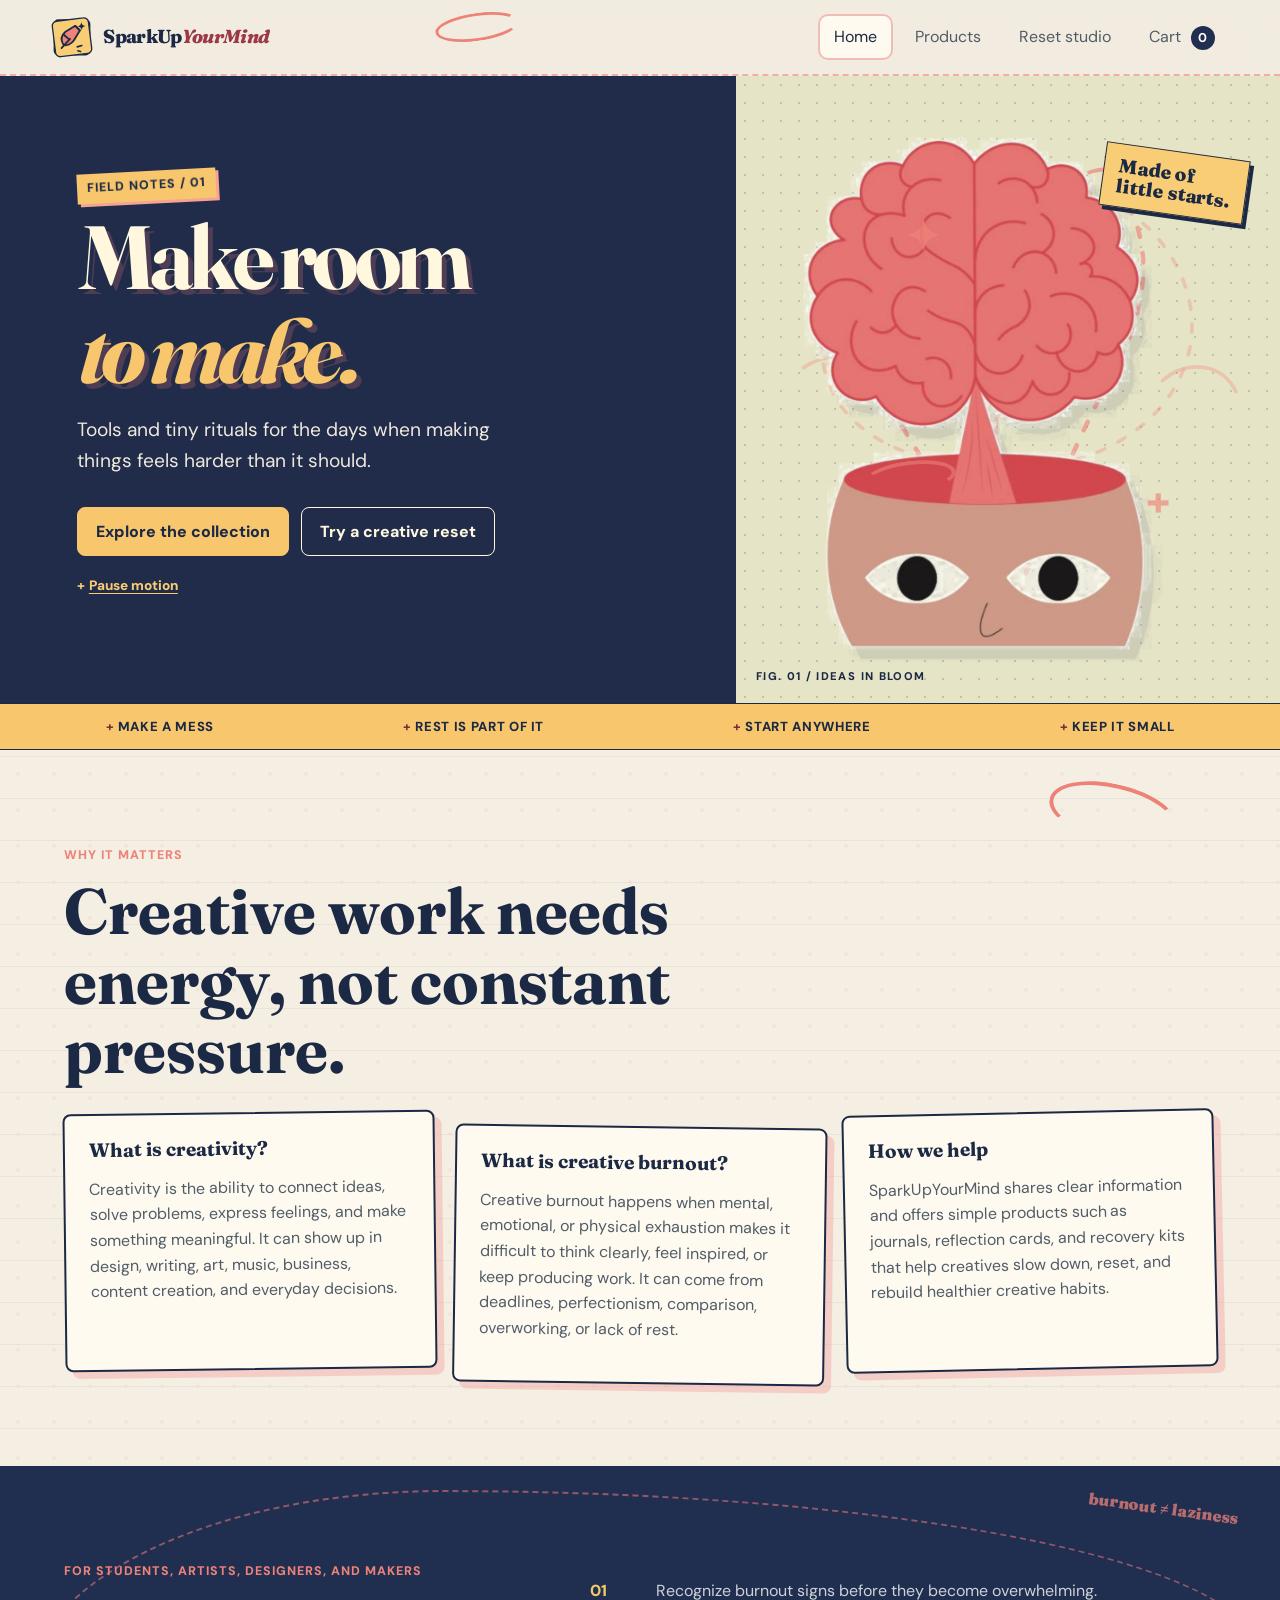
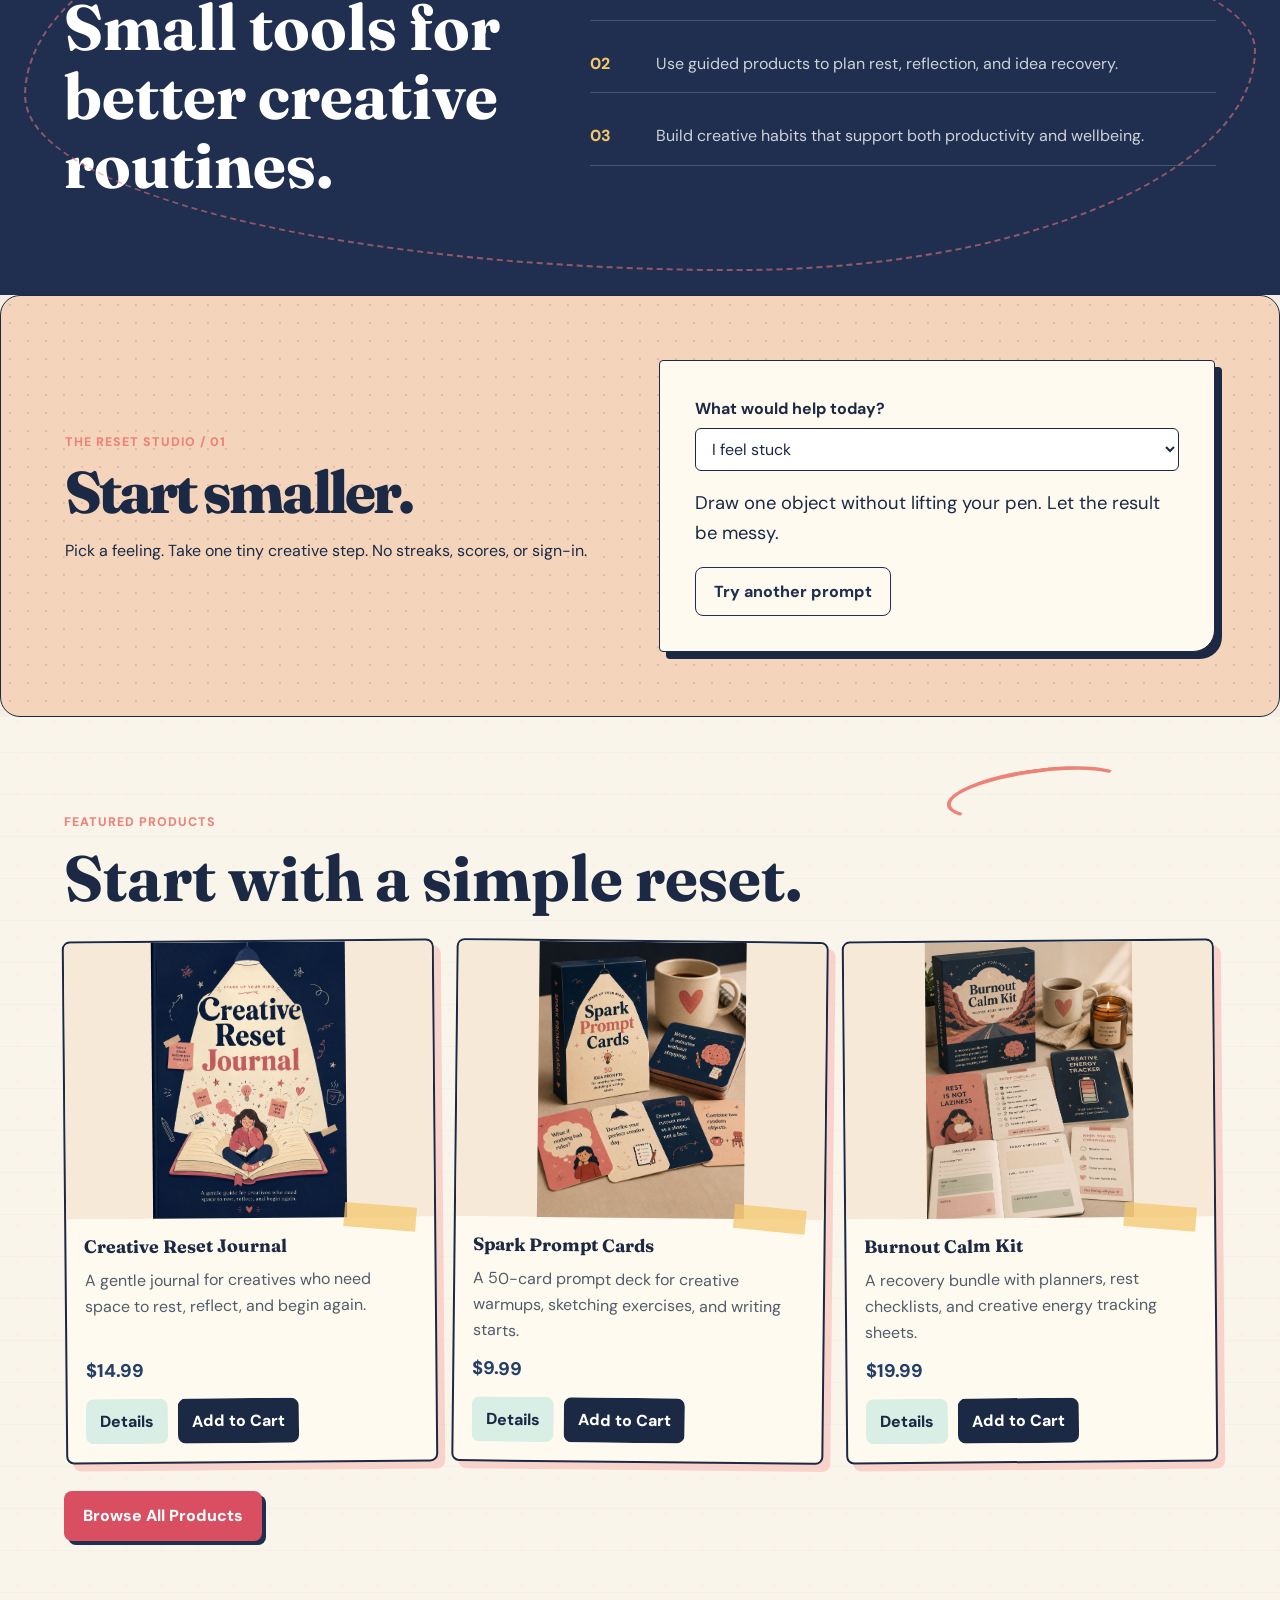
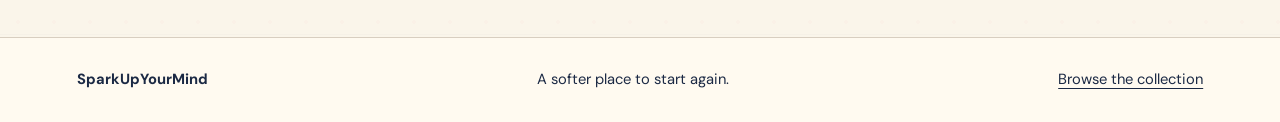
<file: index.html>
<!DOCTYPE html>
<html lang="en">
<head>
  <meta charset="UTF-8">
  <meta name="viewport" content="width=device-width, initial-scale=1.0">
  <title>SparkUpYourMind | Creative Burnout Support</title>
  <link rel="preconnect" href="https://fonts.googleapis.com">
  <link rel="preconnect" href="https://fonts.gstatic.com" crossorigin>
  <link href="https://fonts.googleapis.com/css2?family=DM+Sans:wght@400;500;600;700;800&family=Fraunces:wght@700;800;900&display=swap" rel="stylesheet">
  <meta name="description" content="A softer place to start again: creative reset exercises, journals, prompts, and tools.">
  <link rel="stylesheet" href="styles.css">
  <link rel="icon" href="assets/spark-mark.svg" type="image/svg+xml">
  <link rel="stylesheet" href="studio.css?v=field-notes-2">
</head>
<body>
  <a class="skip-link" href="#main">Skip to content</a>
  <header class="site-header">
    <a class="brand" href="index.html" aria-label="SparkUpYourMind home">
      <img class="spark-mark" src="assets/spark-mark.svg" width="42" height="42" alt="">
      <span class="spark-wordmark">SparkUp<i>YourMind</i></span>
    </a>
    <div class="header-doodles" aria-hidden="true">
      <span class="doodle-loop"></span>
      <span class="doodle-star">+</span>
      <span class="doodle-note">idea?</span>
    </div>

    <button class="menu-toggle" type="button" aria-label="Toggle menu" aria-expanded="false" aria-controls="primary-nav">
      <span></span>
      <span></span>
      <span></span>
    </button>

    <nav class="primary-nav" id="primary-nav" aria-label="Main navigation">
      <a href="index.html" class="active">Home</a>
      <a href="products.html">Products</a>
      <a href="index.html#reset">Reset studio</a>
      <button class="cart-pill" type="button" data-cart-open>
        Cart <span data-cart-count>0</span>
      </button>
    </nav>
  </header>

  <main id="main">
    <section class="hero">
      <div class="hero-media creative-mind" aria-hidden="true">
        <svg class="hero-doodle-field" viewBox="0 0 680 680" aria-hidden="true">
          <path class="thought-path main" d="M340 570 C320 492, 318 402, 338 310 C358 214, 338 150, 286 100" />
          <path class="thought-path" d="M350 566 C380 482, 410 402, 452 326 C498 244, 500 166, 452 112" />
          <path class="thought-path" d="M322 562 C284 478, 246 410, 202 344 C152 270, 152 188, 206 126" />
          <path class="orbit orbit-one" d="M158 212 C210 98, 430 74, 510 184 C592 296, 498 430, 334 426 C176 422, 98 338, 158 212" />
          <path class="orbit orbit-two" d="M222 156 C284 108, 396 106, 462 162" />
          <path class="small-spark" d="M118 316 C144 298, 174 302, 186 328" />
          <path class="small-spark" d="M508 330 C536 306, 574 312, 588 342" />
        </svg>
        <img class="mind-reference" src="assets/creative-mind-drawing-transparent@2x.png" alt="">
        <span class="scribble scribble-one"></span>
        <span class="scribble scribble-two"></span>
        <span class="burst burst-one">✦</span>
        <span class="burst burst-two">+</span>
        <span class="sketch-caption">Fig. 01 / ideas in bloom</span>
        <span class="sketch-sticker">Made of<br>little starts.</span>
      </div>
      <div class="hero-content">
        <p class="eyebrow hero-stamp">Field notes / 01</p>
        <h1><span class="title-line"><span>Make room</span></span> <em class="title-line"><span>to make.</span></em></h1>
        <p>
          Tools and tiny rituals for the days when making things feels harder than it should.
        </p>
        <div class="hero-actions">
          <a class="button button-primary" href="products.html">Explore the collection</a>
          <a class="button button-secondary" href="#reset">Try a creative reset</a>
        </div>
        <button type="button" class="motion-control" data-motion-toggle hidden>Play motion</button>
      </div>
    </section>

    <div class="studio-strip">
      <div class="strip-window">
        <div class="strip-track">
          <div class="strip-copy"><span>Make a mess</span><span>Rest is part of it</span><span>Start anywhere</span><span>Keep it small</span></div>
          <div class="strip-copy" aria-hidden="true"><span>Make a mess</span><span>Rest is part of it</span><span>Start anywhere</span><span>Keep it small</span></div>
        </div>
      </div>
    </div>

    <section class="section intro-section" id="burnout">
      <span class="section-scribble" aria-hidden="true"></span>
      <div class="section-heading">
        <p class="eyebrow">Why it matters</p>
        <h2>Creative work needs energy, not constant pressure.</h2>
      </div>
      <div class="intro-grid">
        <article>
          <h3>What is creativity?</h3>
          <p>
            Creativity is the ability to connect ideas, solve problems, express feelings, and
            make something meaningful. It can show up in design, writing, art, music, business,
            content creation, and everyday decisions.
          </p>
        </article>
        <article>
          <h3>What is creative burnout?</h3>
          <p>
            Creative burnout happens when mental, emotional, or physical exhaustion makes it
            difficult to think clearly, feel inspired, or keep producing work. It can come from
            deadlines, perfectionism, comparison, overworking, or lack of rest.
          </p>
        </article>
        <article>
          <h3>How we help</h3>
          <p>
            SparkUpYourMind shares clear information and offers simple products such as journals,
            reflection cards, and recovery kits that help creatives slow down, reset, and rebuild
            healthier creative habits.
          </p>
        </article>
      </div>
    </section>

    <section class="section support-band">
      <span class="corner-doodle" aria-hidden="true">burnout ≠ laziness</span>
      <div>
        <p class="eyebrow">For students, artists, designers, and makers</p>
        <h2>Small tools for better creative routines.</h2>
      </div>
      <div class="support-list">
        <div>
          <span>01</span>
          <p>Recognize burnout signs before they become overwhelming.</p>
        </div>
        <div>
          <span>02</span>
          <p>Use guided products to plan rest, reflection, and idea recovery.</p>
        </div>
        <div>
          <span>03</span>
          <p>Build creative habits that support both productivity and wellbeing.</p>
        </div>
      </div>
    </section>

    <section class="section reset-studio" id="reset" aria-labelledby="reset-title">
      <div><p class="eyebrow">The reset studio / 01</p><h2 id="reset-title">Start smaller.</h2><p>Pick a feeling. Take one tiny creative step. No streaks, scores, or sign-in.</p></div>
      <div class="reset-note"><label for="reset-mode">What would help today?</label><select id="reset-mode"><option value="stuck">I feel stuck</option><option value="tired">I feel drained</option><option value="scattered">I feel scattered</option></select><p id="reset-prompt" aria-live="polite"></p><button type="button" class="button button-secondary" data-next-prompt>Try another prompt</button></div>
    </section>

    <section class="section preview-products">
      <span class="loose-line" aria-hidden="true"></span>
      <div class="section-heading">
        <p class="eyebrow">Featured products</p>
        <h2>Start with a simple reset.</h2>
      </div>
      <div class="featured-products" data-featured-products></div>
      <a class="button button-primary center-button" href="products.html">Browse All Products</a>
    </section>
  </main>

  <dialog class="product-dialog" data-product-dialog aria-labelledby="product-title">
    <button type="button" class="icon-button dialog-close" data-dialog-close aria-label="Close product details">x</button>
    <div class="dialog-content" data-dialog-content></div>
  </dialog>

  <dialog class="cart-drawer" data-cart-drawer aria-labelledby="cart-title">
    <div class="cart-panel">
      <div class="cart-header">
        <h2 id="cart-title">Your cart</h2>
        <button type="button" class="icon-button" data-cart-close aria-label="Close cart">x</button>
      </div>
      <div class="cart-items" data-cart-items></div>
      <div class="cart-footer">
        <div class="cart-total">
          <span>Total</span>
          <strong data-cart-total>$0.00</strong>
        </div>
        <button class="button button-primary full-width" type="button" data-checkout>Preview checkout</button>
        <p role="status" data-checkout-status>This is a demo store. No payment is collected.</p>
      </div>
    </div>
  </dialog>

  <footer class="site-footer"><strong>SparkUpYourMind</strong><span>A softer place to start again.</span><a href="products.html">Browse the collection</a></footer>
  <script src="script.js?v=field-notes-2" defer></script>
</body>
</html>
</file>
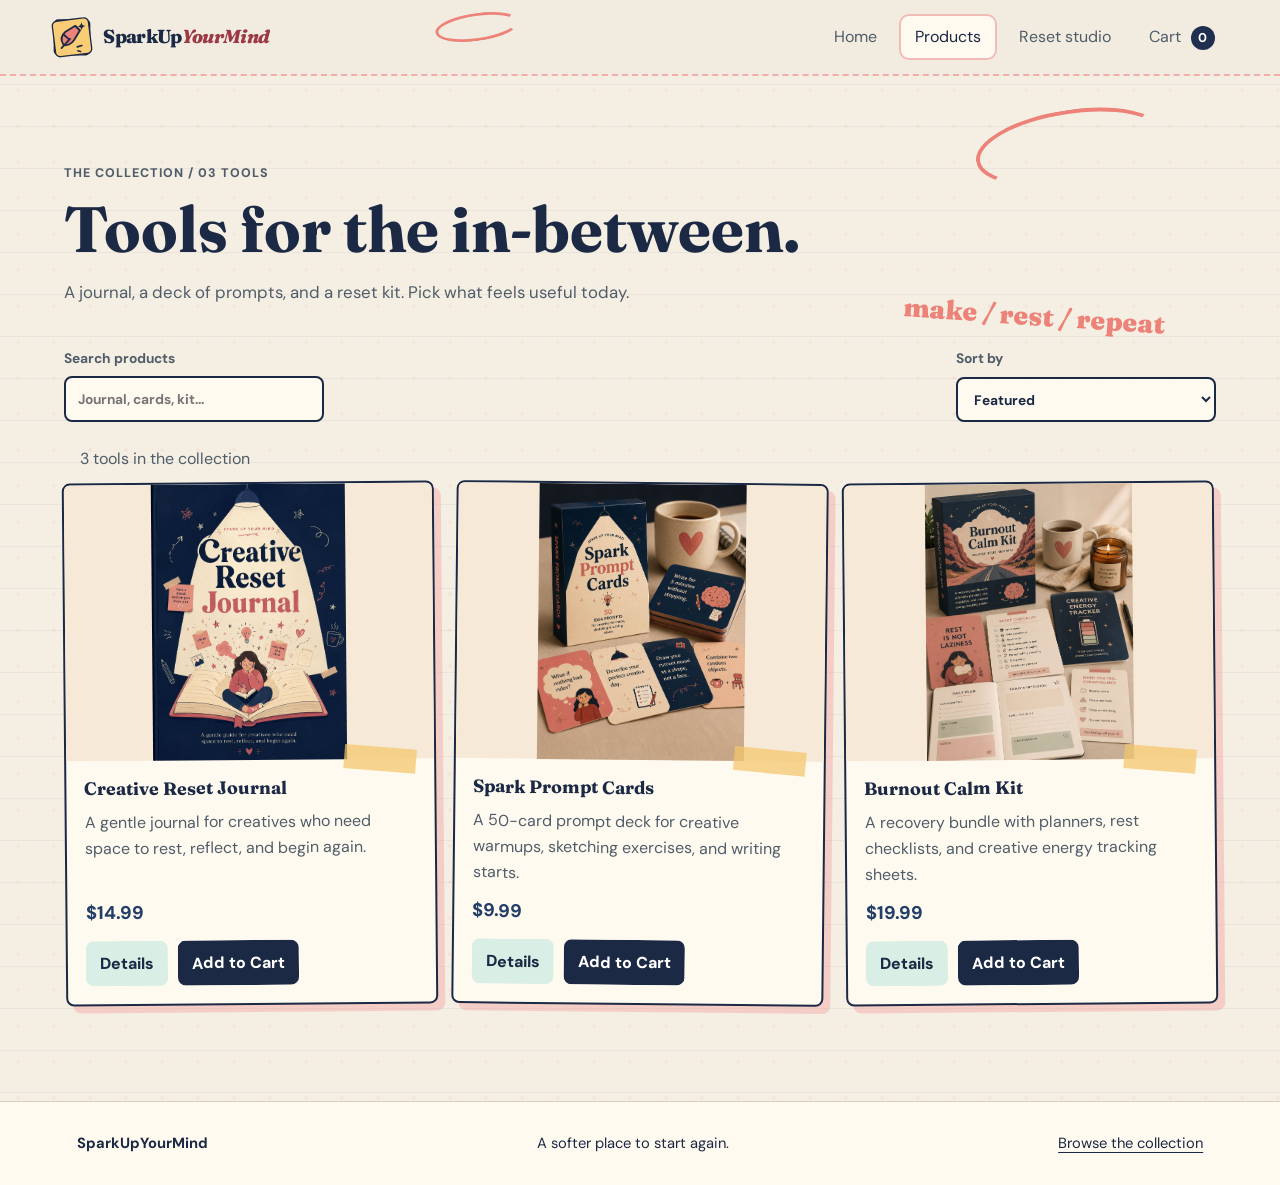
<file: products.html>
<!DOCTYPE html>
<html lang="en">
<head>
  <meta charset="UTF-8">
  <meta name="viewport" content="width=device-width, initial-scale=1.0">
  <title>Products | SparkUpYourMind</title>
  <link rel="preconnect" href="https://fonts.googleapis.com">
  <link rel="preconnect" href="https://fonts.gstatic.com" crossorigin>
  <link href="https://fonts.googleapis.com/css2?family=DM+Sans:wght@400;500;600;700;800&family=Fraunces:wght@700;800;900&display=swap" rel="stylesheet">
  <meta name="description" content="A softer place to start again: creative reset exercises, journals, prompts, and tools.">
  <link rel="stylesheet" href="styles.css">
  <link rel="icon" href="assets/spark-mark.svg" type="image/svg+xml">
  <link rel="stylesheet" href="studio.css?v=field-notes-2">
</head>
<body>
  <a class="skip-link" href="#main">Skip to content</a>
  <header class="site-header">
    <a class="brand" href="index.html" aria-label="SparkUpYourMind home">
      <img class="spark-mark" src="assets/spark-mark.svg" width="42" height="42" alt="">
      <span class="spark-wordmark">SparkUp<i>YourMind</i></span>
    </a>
    <div class="header-doodles" aria-hidden="true">
      <span class="doodle-loop"></span>
      <span class="doodle-star">+</span>
      <span class="doodle-note">idea?</span>
    </div>

    <button class="menu-toggle" type="button" aria-label="Toggle menu" aria-expanded="false" aria-controls="primary-nav">
      <span></span>
      <span></span>
      <span></span>
    </button>

    <nav class="primary-nav" id="primary-nav" aria-label="Main navigation">
      <a href="index.html">Home</a>
      <a href="products.html" class="active">Products</a>
      <a href="index.html#reset">Reset studio</a>
      <button class="cart-pill" type="button" data-cart-open>
        Cart <span data-cart-count>0</span>
      </button>
    </nav>
  </header>

  <main id="main">
    <section class="page-title shop-title">
      <span class="page-doodle page-doodle-one" aria-hidden="true"></span>
      <span class="page-doodle page-doodle-two" aria-hidden="true">make / rest / repeat</span>
      <p class="eyebrow">The collection / 03 tools</p>
      <h1>Tools for the in-between.</h1>
      <p>
        A journal, a deck of prompts, and a reset kit. Pick what feels useful today.
      </p>
    </section>

    <section class="product-toolbar" aria-label="Product filters">
      <label>
        Search products
        <input type="search" data-product-search placeholder="Journal, cards, kit...">
      </label>
      <label>
        Sort by
        <select data-product-sort>
          <option value="featured">Featured</option>
          <option value="price-low">Price: Low to High</option>
          <option value="price-high">Price: High to Low</option>
          <option value="name">Name</option>
        </select>
      </label>
    </section>

    <p class="results-count" data-results-count role="status"></p>
    <section class="products-grid" data-products-grid></section>
  </main>

  <dialog class="product-dialog" data-product-dialog aria-labelledby="product-title">
    <button type="button" class="icon-button dialog-close" data-dialog-close aria-label="Close product details">x</button>
    <div class="dialog-content" data-dialog-content></div>
  </dialog>

  <dialog class="cart-drawer" data-cart-drawer aria-labelledby="cart-title">
    <div class="cart-panel">
      <div class="cart-header">
        <h2 id="cart-title">Your cart</h2>
        <button type="button" class="icon-button" data-cart-close aria-label="Close cart">x</button>
      </div>
      <div class="cart-items" data-cart-items></div>
      <div class="cart-footer">
        <div class="cart-total">
          <span>Total</span>
          <strong data-cart-total>$0.00</strong>
        </div>
        <button class="button button-primary full-width" type="button" data-checkout>Preview checkout</button>
        <p role="status" data-checkout-status>This is a demo store. No payment is collected.</p>
      </div>
    </div>
  </dialog>

  <footer class="site-footer"><strong>SparkUpYourMind</strong><span>A softer place to start again.</span><a href="products.html">Browse the collection</a></footer>
  <script src="script.js?v=field-notes-2" defer></script>
</body>
</html>
</file>
<file: styles.css>
:root {
  --ink: #182022;
  --muted: #64706d;
  --line: #d8cec0;
  --surface: #ffffff;
  --soft: #f1ece0;
  --paper: #fffaf0;
  --mint: #d9eee4;
  --coral: #f37b7c;
  --coral-dark: #d94f61;
  --teal: #183768;
  --navy: #202f50;
  --gold: #f3c76b;
  --shadow: 0 20px 45px rgba(24, 32, 34, 0.14);
}

* {
  box-sizing: border-box;
}

html {
  scroll-behavior: smooth;
}

body {
  margin: 0;
  color: var(--ink);
  background: var(--soft);
  font-family: Inter, Arial, sans-serif;
  line-height: 1.6;
  background-image:
    radial-gradient(circle at 18px 18px, rgba(243, 123, 124, 0.08) 2px, transparent 2px),
    linear-gradient(rgba(32, 47, 80, 0.05) 1px, transparent 1px);
  background-size: 36px 36px, 100% 42px;
}

img {
  display: block;
  max-width: 100%;
}

a {
  color: inherit;
  text-decoration: none;
}

button,
input,
select {
  font: inherit;
}

.site-header {
  position: sticky;
  top: 0;
  z-index: 20;
  display: flex;
  align-items: center;
  justify-content: space-between;
  gap: 24px;
  padding: 16px clamp(18px, 4vw, 56px);
  background: rgba(241, 236, 224, 0.92);
  border-bottom: 2px dashed rgba(243, 123, 124, 0.55);
  backdrop-filter: blur(18px);
}

.site-header::after {
  position: absolute;
  right: clamp(18px, 14vw, 220px);
  bottom: -10px;
  width: 170px;
  height: 18px;
  content: "";
  border-bottom: 3px solid var(--coral);
  border-radius: 50%;
  transform: rotate(-2deg);
}

.brand {
  display: inline-flex;
  align-items: center;
  gap: 10px;
  font-weight: 800;
  letter-spacing: 0;
  position: relative;
  z-index: 2;
}

.brand-mark {
  display: grid;
  width: 36px;
  height: 36px;
  place-items: center;
  color: #fff;
  background: var(--coral);
  border-radius: 8px;
  box-shadow: 4px 4px 0 var(--navy);
  transform: rotate(-5deg);
}

.header-doodles {
  position: absolute;
  inset: 0;
  pointer-events: none;
  overflow: hidden;
}

.doodle-loop {
  position: absolute;
  top: 13px;
  left: clamp(230px, 34vw, 520px);
  width: 84px;
  height: 28px;
  border: 3px solid var(--coral);
  border-right-color: transparent;
  border-radius: 50%;
  transform: rotate(-8deg);
}

.doodle-star,
.doodle-note {
  position: absolute;
  color: var(--coral);
  font-weight: 900;
}

.doodle-star {
  top: 13px;
  right: clamp(140px, 24vw, 360px);
  font-size: 1.7rem;
  transform: rotate(18deg);
}

.doodle-note {
  right: clamp(120px, 18vw, 270px);
  bottom: 4px;
  font-size: 0.82rem;
  transform: rotate(-7deg);
}

.primary-nav {
  display: flex;
  align-items: center;
  gap: 10px;
  position: relative;
  z-index: 2;
}

.primary-nav a,
.cart-pill {
  min-height: 40px;
  padding: 8px 14px;
  color: var(--muted);
  background: transparent;
  border: 0;
  border-radius: 8px;
  cursor: pointer;
}

.primary-nav a:hover,
.primary-nav a.active,
.cart-pill:hover {
  color: var(--ink);
  background: var(--paper);
  outline: 2px solid rgba(243, 123, 124, 0.42);
}

.cart-pill span {
  display: inline-grid;
  min-width: 24px;
  height: 24px;
  margin-left: 6px;
  place-items: center;
  color: #fff;
  background: var(--navy);
  border-radius: 999px;
  font-size: 0.8rem;
  font-weight: 700;
}

.menu-toggle {
  display: none;
  width: 42px;
  height: 42px;
  padding: 9px;
  background: var(--surface);
  border: 1px solid var(--line);
  border-radius: 8px;
}

.menu-toggle span {
  display: block;
  height: 2px;
  margin: 5px 0;
  background: var(--ink);
}

.hero {
  position: relative;
  min-height: min(680px, calc(100vh - 72px));
  display: grid;
  grid-template-columns: minmax(0, 0.95fr) minmax(340px, 1.05fr);
  align-items: end;
  overflow: hidden;
  background: var(--soft);
}

.hero-media {
  position: relative;
  width: 100%;
  min-width: 0;
  min-height: 620px;
  order: 2;
  overflow: hidden;
}

.hero-content {
  position: relative;
  width: 100%;
  max-width: 760px;
  min-width: 0;
  padding: clamp(64px, 12vw, 124px) clamp(20px, 7vw, 96px);
  color: var(--ink);
  z-index: 2;
}

.eyebrow {
  margin: 0 0 10px;
  color: var(--coral);
  font-size: 0.78rem;
  font-weight: 800;
  letter-spacing: 0.08em;
  text-transform: uppercase;
}

.hero-content .eyebrow {
  color: var(--coral-dark);
}

h1,
h2,
h3,
p {
  overflow-wrap: anywhere;
}

h1,
h2,
h3 {
  margin: 0;
  line-height: 1.08;
  font-family: Fraunces, Georgia, serif;
  overflow-wrap: normal;
}

.hero h1 {
  max-width: 620px;
  font-size: clamp(3.2rem, 8vw, 7rem);
  letter-spacing: 0;
  text-shadow: 5px 5px 0 rgba(243, 123, 124, 0.22);
}

.hero h1 span {
  display: block;
}

.hero p:not(.eyebrow) {
  max-width: 620px;
  margin: 18px 0 0;
  font-size: clamp(1rem, 2vw, 1.2rem);
}

.hero-actions {
  display: flex;
  flex-wrap: wrap;
  gap: 12px;
  margin-top: 30px;
}

.button {
  display: inline-flex;
  min-height: 46px;
  align-items: center;
  justify-content: center;
  padding: 11px 18px;
  border: 1px solid transparent;
  border-radius: 8px;
  font-weight: 800;
  cursor: pointer;
}

.button-primary {
  color: #fff;
  background: var(--coral-dark);
  box-shadow: 4px 4px 0 var(--navy);
}

.button-primary:hover {
  background: #a93f36;
}

.button-secondary {
  color: var(--navy);
  border-color: var(--navy);
  background: transparent;
}

.section {
  position: relative;
  padding: clamp(56px, 8vw, 96px) clamp(20px, 5vw, 72px);
}

.section-heading {
  max-width: 820px;
  margin-bottom: 28px;
}

.section-heading h2,
.support-band h2,
.page-title h1 {
  max-width: 820px;
  font-size: clamp(2rem, 5vw, 4rem);
}

.intro-grid,
.featured-products,
.products-grid {
  display: grid;
  grid-template-columns: repeat(3, minmax(0, 1fr));
  gap: 18px;
}

.intro-grid article,
.product-card {
  background: var(--paper);
  border: 2px solid var(--ink);
  border-radius: 8px;
  box-shadow: 7px 7px 0 rgba(243, 123, 124, 0.28);
}

.intro-grid article {
  padding: 24px;
  transform: rotate(-0.7deg);
}

.intro-grid article:nth-child(2) {
  transform: rotate(0.8deg) translateY(14px);
}

.intro-grid article:nth-child(3) {
  transform: rotate(-1.2deg);
}

.intro-grid h3 {
  margin-bottom: 12px;
  font-size: 1.2rem;
}

.intro-grid p,
.support-list p,
.page-title p,
.product-card p,
.dialog-content p {
  color: var(--muted);
}

.support-band {
  display: grid;
  grid-template-columns: 0.85fr 1.15fr;
  gap: clamp(24px, 5vw, 72px);
  align-items: start;
  background: var(--navy);
  color: #fff;
  overflow: hidden;
}

.support-band::before {
  position: absolute;
  inset: 24px;
  content: "";
  border: 2px dashed rgba(243, 123, 124, 0.55);
  border-radius: 34% 66% 42% 58% / 54% 42% 58% 46%;
  pointer-events: none;
}

.support-list {
  display: grid;
  gap: 14px;
}

.support-list div {
  display: grid;
  grid-template-columns: 52px 1fr;
  gap: 14px;
  align-items: start;
  padding: 16px 0;
  border-bottom: 1px solid rgba(255, 255, 255, 0.18);
}

.support-list span {
  color: var(--gold);
  font-weight: 800;
}

.support-list p {
  margin: 0;
  color: rgba(255, 255, 255, 0.78);
}

.preview-products {
  background: rgba(255, 250, 240, 0.6);
}

.product-card {
  display: flex;
  min-width: 0;
  flex-direction: column;
  overflow: hidden;
  transition: transform 160ms ease, box-shadow 160ms ease;
}

.product-card:nth-child(even) {
  transform: rotate(0.6deg);
}

.product-card:nth-child(odd) {
  transform: rotate(-0.5deg);
}

.product-card:hover {
  transform: translateY(-4px) rotate(0deg);
  box-shadow: 10px 10px 0 rgba(243, 123, 124, 0.34);
}

.product-card img {
  width: 100%;
  aspect-ratio: 4 / 3;
  object-fit: cover;
  background: var(--mint);
}

.product-body {
  display: flex;
  flex: 1;
  flex-direction: column;
  gap: 12px;
  padding: 18px;
  position: relative;
}

.product-body::before {
  position: absolute;
  top: -12px;
  right: 18px;
  width: 72px;
  height: 24px;
  content: "";
  background: rgba(243, 199, 107, 0.72);
  transform: rotate(5deg);
}

.product-body h3 {
  font-size: 1.12rem;
}

.product-body p {
  margin: 0;
}

.product-meta {
  display: flex;
  align-items: center;
  justify-content: space-between;
  gap: 12px;
  margin-top: auto;
}

.price {
  color: var(--teal);
  font-size: 1.15rem;
  font-weight: 800;
}

.product-actions {
  display: flex;
  flex-wrap: wrap;
  gap: 10px;
}

.small-button {
  min-height: 40px;
  padding: 8px 12px;
  color: var(--ink);
  background: var(--mint);
  border: 2px solid transparent;
  border-radius: 8px;
  font-weight: 800;
  cursor: pointer;
}

.small-button:hover {
  background: #fff;
  border-color: var(--coral);
}

.center-button {
  width: fit-content;
  margin: 28px auto 0;
}

.page-title {
  position: relative;
  overflow: hidden;
  padding: clamp(48px, 8vw, 88px) clamp(20px, 5vw, 72px) 24px;
}

.page-title p:not(.eyebrow) {
  max-width: 720px;
  margin-top: 16px;
  font-size: 1.05rem;
}

.product-toolbar {
  display: flex;
  flex-wrap: wrap;
  gap: 14px;
  justify-content: space-between;
  padding: 0 clamp(20px, 5vw, 72px) 24px;
}

.product-toolbar label {
  display: grid;
  min-width: min(100%, 260px);
  gap: 7px;
  color: var(--muted);
  font-size: 0.86rem;
  font-weight: 700;
}

.product-toolbar input,
.product-toolbar select {
  min-height: 44px;
  padding: 10px 12px;
  color: var(--ink);
  background: var(--paper);
  border: 2px solid var(--ink);
  border-radius: 8px;
}

.products-grid {
  padding: 0 clamp(20px, 5vw, 72px) clamp(56px, 8vw, 96px);
}

.cart-drawer {
  position: fixed;
  inset: 0;
  z-index: 50;
  display: none;
  justify-content: flex-end;
  background: rgba(24, 32, 34, 0.35);
}

.cart-drawer.open {
  display: flex;
}

.cart-panel {
  width: min(420px, 100%);
  min-height: 100%;
  display: flex;
  flex-direction: column;
  background: var(--paper);
  box-shadow: var(--shadow);
}

.cart-header,
.cart-footer {
  padding: 18px;
  border-bottom: 1px solid var(--line);
}

.cart-header {
  display: flex;
  align-items: center;
  justify-content: space-between;
}

.cart-footer {
  margin-top: auto;
  border-top: 1px solid var(--line);
  border-bottom: 0;
}

.icon-button {
  width: 40px;
  height: 40px;
  color: var(--ink);
  background: var(--soft);
  border: 2px solid var(--ink);
  border-radius: 8px;
  font-weight: 800;
  cursor: pointer;
}

.cart-items {
  display: grid;
  gap: 12px;
  padding: 18px;
  overflow: auto;
}

.cart-line {
  display: grid;
  grid-template-columns: 72px 1fr auto;
  gap: 12px;
  align-items: center;
}

.cart-line img {
  width: 72px;
  height: 72px;
  object-fit: cover;
  border-radius: 8px;
}

.cart-line h3 {
  font-size: 0.95rem;
}

.cart-line p {
  margin: 3px 0 0;
  color: var(--muted);
  font-size: 0.9rem;
}

.cart-total {
  display: flex;
  justify-content: space-between;
  margin-bottom: 14px;
  font-size: 1.15rem;
}

.full-width {
  width: 100%;
}

.product-dialog {
  width: min(920px, calc(100% - 32px));
  padding: 0;
  border: 2px solid var(--ink);
  border-radius: 8px;
  box-shadow: var(--shadow);
}

.product-dialog::backdrop {
  background: rgba(24, 32, 34, 0.45);
}

.dialog-close {
  position: absolute;
  top: 14px;
  right: 14px;
  z-index: 2;
}

.dialog-content {
  display: grid;
  grid-template-columns: 1fr 1fr;
}

.dialog-content img {
  width: 100%;
  height: 100%;
  min-height: 420px;
  object-fit: cover;
}

.dialog-copy {
  display: flex;
  flex-direction: column;
  gap: 14px;
  padding: 36px;
  background: var(--paper);
}

.empty-state {
  grid-column: 1 / -1;
  padding: 28px;
  text-align: center;
  background: var(--paper);
  border: 2px solid var(--ink);
  border-radius: 8px;
}

.creative-mind {
  display: grid;
  place-items: center;
  padding: 34px clamp(20px, 5vw, 72px) 24px 0;
}

.mind-reference {
  position: relative;
  z-index: 2;
  width: min(535px, 100%);
  height: auto;
  filter: drop-shadow(10px 12px 0 rgba(32, 47, 80, 0.12));
}

.hero-doodle-field {
  position: absolute;
  z-index: 1;
  width: min(650px, 115%);
  max-width: none;
  fill: none;
  stroke: var(--coral);
  stroke-width: 5;
  stroke-linecap: round;
  opacity: 0.62;
  animation: doodleFloat 7s ease-in-out infinite;
}

.thought-path {
  stroke-dasharray: 10 18;
  animation: thoughtFlow 3.8s linear infinite;
}

.thought-path.main {
  stroke-dasharray: 0;
  opacity: 0.55;
  animation: thoughtPulse 4.6s ease-in-out infinite;
}

.orbit {
  stroke-width: 4;
  stroke-dasharray: 9 16;
  opacity: 0.5;
  animation: orbitFlow 5.5s linear infinite;
}

.orbit-two {
  opacity: 0.38;
  animation-duration: 7s;
}

.small-spark {
  stroke-width: 4;
  stroke-dasharray: 0;
  opacity: 0.52;
  animation: thoughtPulse 3.4s ease-in-out infinite;
}

.mind-sketch {
  position: relative;
  width: min(620px, 100%);
  height: 560px;
}

.head-shape {
  position: absolute;
  right: 120px;
  bottom: -32px;
  width: 250px;
  height: 230px;
  background: #d59683;
  border: 3px solid var(--ink);
  border-top: 18px solid #ef334e;
  border-radius: 46% 54% 48% 52% / 24% 24% 70% 76%;
  box-shadow: 9px 9px 0 rgba(32, 47, 80, 0.16);
}

.eye {
  position: absolute;
  top: 82px;
  width: 62px;
  height: 36px;
  background: #fffaf0;
  border-radius: 50%;
}

.eye::after {
  position: absolute;
  top: 5px;
  left: 22px;
  width: 25px;
  height: 25px;
  content: "";
  background: var(--ink);
  border-radius: 50%;
}

.eye-left {
  left: 50px;
  transform: rotate(-8deg);
}

.eye-right {
  right: 42px;
  transform: rotate(8deg);
}

.nose-line {
  position: absolute;
  top: 135px;
  left: 118px;
  width: 34px;
  height: 52px;
  border-left: 2px solid var(--ink);
  border-bottom: 2px solid var(--ink);
  border-radius: 0 0 0 24px;
  transform: rotate(14deg);
}

.brain-cloud {
  position: absolute;
  right: 44px;
  top: 64px;
  width: 400px;
  height: 250px;
}

.brain-cloud span {
  position: absolute;
  display: block;
  background: #f35d78;
  border: 3px solid #df3150;
  border-radius: 48% 52% 45% 55% / 56% 46% 54% 44%;
  box-shadow: inset 0 -10px 0 rgba(223, 49, 80, 0.18);
}

.brain-cloud span:nth-child(1) {
  left: 40px;
  top: 78px;
  width: 135px;
  height: 120px;
}

.brain-cloud span:nth-child(2) {
  left: 102px;
  top: 20px;
  width: 140px;
  height: 130px;
}

.brain-cloud span:nth-child(3) {
  left: 205px;
  top: 18px;
  width: 145px;
  height: 135px;
}

.brain-cloud span:nth-child(4) {
  left: 260px;
  top: 94px;
  width: 126px;
  height: 120px;
}

.brain-cloud span:nth-child(5) {
  left: 152px;
  top: 112px;
  width: 146px;
  height: 132px;
}

.brain-cloud span:nth-child(6) {
  left: 10px;
  top: 134px;
  width: 118px;
  height: 98px;
}

.thought-lines {
  position: absolute;
  inset: 0;
  width: 100%;
  height: 100%;
  fill: none;
  stroke: var(--coral);
  stroke-width: 5;
  stroke-linecap: round;
  stroke-dasharray: 7 12;
}

.floating-word,
.corner-doodle,
.page-doodle {
  position: absolute;
  color: var(--coral);
  font-family: Fraunces, Georgia, serif;
  font-weight: 900;
  line-height: 1;
}

.floating-word {
  padding: 8px 12px;
  background: var(--paper);
  border: 2px solid var(--ink);
  border-radius: 8px;
  box-shadow: 4px 4px 0 rgba(32, 47, 80, 0.22);
}

.word-one {
  top: 46px;
  left: 74px;
  transform: rotate(-12deg);
}

.word-two {
  top: 176px;
  right: 0;
  transform: rotate(9deg);
}

.word-three {
  top: 255px;
  left: 10px;
  transform: rotate(7deg);
}

.scribble {
  position: absolute;
  z-index: 3;
  border: 4px solid var(--coral);
  border-left-color: transparent;
  border-bottom-color: transparent;
  border-radius: 50%;
}

.scribble-one {
  top: 92px;
  right: clamp(46px, 10vw, 140px);
  width: 76px;
  height: 42px;
  opacity: 0.68;
  transform: rotate(9deg);
  animation: scribbleWiggle 4.4s ease-in-out infinite;
}

.scribble-two {
  left: clamp(42px, 10vw, 130px);
  bottom: 210px;
  width: 92px;
  height: 32px;
  opacity: 0.58;
  transform: rotate(-7deg);
  animation: scribbleWiggleAlt 5.2s ease-in-out infinite;
}

.burst {
  position: absolute;
  z-index: 3;
  color: var(--coral);
  font-size: 2.6rem;
  font-weight: 900;
}

.burst-one {
  top: 128px;
  right: clamp(190px, 27vw, 340px);
  opacity: 0.82;
  animation: burstBlink 2.8s ease-in-out infinite;
}

.burst-two {
  right: clamp(56px, 10vw, 110px);
  top: 392px;
  opacity: 0.64;
  animation: burstBlink 3.4s ease-in-out infinite 0.4s;
}

@keyframes thoughtFlow {
  from {
    stroke-dashoffset: 0;
  }

  to {
    stroke-dashoffset: -56;
  }
}

@keyframes orbitFlow {
  from {
    stroke-dashoffset: 0;
  }

  to {
    stroke-dashoffset: 50;
  }
}

@keyframes thoughtPulse {
  0%,
  100% {
    opacity: 0.42;
  }

  50% {
    opacity: 0.72;
  }
}

@keyframes doodleFloat {
  0%,
  100% {
    transform: translateY(0) rotate(0deg);
  }

  50% {
    transform: translateY(-8px) rotate(-1deg);
  }
}

@keyframes scribbleWiggle {
  0%,
  100% {
    transform: rotate(9deg) translate(0, 0);
  }

  50% {
    transform: rotate(14deg) translate(4px, -5px);
  }
}

@keyframes scribbleWiggleAlt {
  0%,
  100% {
    transform: rotate(-7deg) translate(0, 0);
  }

  50% {
    transform: rotate(-12deg) translate(-5px, -3px);
  }
}

@keyframes burstBlink {
  0%,
  100% {
    opacity: 0.42;
    transform: scale(0.92) rotate(0deg);
  }

  50% {
    opacity: 0.95;
    transform: scale(1.08) rotate(10deg);
  }
}

@media (prefers-reduced-motion: reduce) {
  .hero-doodle-field,
  .thought-path,
  .orbit,
  .small-spark,
  .scribble,
  .burst {
    animation-duration: 10s;
  }
}

.section-scribble,
.loose-line,
.page-doodle-one {
  position: absolute;
  pointer-events: none;
  border: 4px solid var(--coral);
  border-right-color: transparent;
  border-bottom-color: transparent;
  border-radius: 50%;
}

.section-scribble {
  top: 34px;
  right: 8vw;
  width: 130px;
  height: 58px;
  transform: rotate(13deg);
}

.loose-line {
  top: 52px;
  right: 12vw;
  width: 180px;
  height: 48px;
  transform: rotate(-8deg);
}

.corner-doodle {
  right: 42px;
  top: 34px;
  transform: rotate(8deg);
  opacity: 0.74;
}

.page-doodle-one {
  right: 9vw;
  top: 34px;
  width: 190px;
  height: 74px;
  transform: rotate(-9deg);
}

.page-doodle-two {
  right: clamp(18px, 9vw, 120px);
  bottom: 18px;
  font-size: clamp(1rem, 3vw, 1.65rem);
  transform: rotate(4deg);
}

@media (max-width: 860px) {
  .menu-toggle {
    display: block;
  }

  .primary-nav {
    position: absolute;
    top: 100%;
    right: 16px;
    left: 16px;
    display: none;
    flex-direction: column;
    align-items: stretch;
    padding: 14px;
    background: var(--paper);
    border: 2px solid var(--ink);
    border-radius: 8px;
    box-shadow: var(--shadow);
  }

  .primary-nav.open {
    display: flex;
  }

  .primary-nav a,
  .cart-pill {
    text-align: left;
  }

  .intro-grid,
  .featured-products,
  .products-grid,
  .support-band,
  .dialog-content {
    grid-template-columns: 1fr;
  }

  .hero {
    grid-template-columns: 1fr;
    align-items: start;
  }

  .hero-media {
    order: 1;
    min-height: 470px;
    padding: 20px;
  }

  .hero-content {
    order: 2;
    padding-top: 18px;
  }

  .mind-sketch {
    height: 440px;
    transform: scale(0.82);
    transform-origin: center top;
  }

  .mind-reference {
    width: min(440px, 100%);
  }

  .hero-doodle-field {
    width: min(520px, 100%);
  }

  .header-doodles,
  .site-header::after {
    display: none;
  }

  .dialog-content img {
    min-height: 260px;
    max-height: 360px;
  }
}

@media (max-width: 540px) {
  .site-header {
    padding: 12px 16px;
  }

  .brand span:last-child {
    max-width: 170px;
    overflow: hidden;
    text-overflow: ellipsis;
    white-space: nowrap;
  }

  .hero-content {
    padding: 48px 20px;
  }

  .hero-media {
    min-height: 390px;
    padding: 8px 0 0;
  }

  .mind-sketch {
    width: min(470px, 100%);
    height: 390px;
    transform: scale(0.7);
  }

  .mind-reference {
    width: min(345px, 96%);
  }

  .hero-doodle-field {
    width: 100%;
  }

  .head-shape {
    right: 96px;
  }

  .brain-cloud {
    right: 20px;
  }

  .hero-actions,
  .product-actions {
    align-items: stretch;
    flex-direction: column;
  }

  .button,
  .small-button {
    width: 100%;
  }

  .cart-line {
    grid-template-columns: 58px 1fr;
  }

  .cart-line img {
    width: 58px;
    height: 58px;
  }
}
</file>
<file: studio.css>
:root {
  --ink: #1b2944;
  --muted: #505d69;
  --paper: #fffaf0;
  --soft: #f4eee3;
  --coral: #ed8278;
  --teal: #233e67;
}

body { font-family: "DM Sans", sans-serif; }
.spark-mark { flex: none; transition: transform .4s cubic-bezier(.2,.85,.25,1.35); }
.brand:hover .spark-mark, .brand:focus-visible .spark-mark { transform: rotate(-12deg) translateY(-2px); }
.spark-wordmark { font: 800 1.18rem/1 "Fraunces", Georgia, serif; letter-spacing: -.035em; }
.spark-wordmark i { color: #9c3947; font-weight: inherit; }
:focus-visible { outline: 3px solid #385d99; outline-offset: 4px; }
section[id] { scroll-margin-top: 95px; }
.skip-link { position: fixed; top: 8px; left: 8px; padding: 12px; background: var(--paper); z-index: 100; transform: translateY(-150%); }
.skip-link:focus { transform: none; }
.hero {
  align-items: stretch;
  min-height: auto;
  grid-template-columns: minmax(0, 1.15fr) minmax(0, .85fr);
  background: #202c49;
}
.hero-content {
  order: -1;
  align-self: center;
  color: #fff8df;
  padding: clamp(42px, 7vw, 98px) clamp(24px, 6vw, 84px);
}
.hero-media {
  min-height: clamp(420px, 49vw, 650px);
  background-color: #e6e4c6;
  background-image: radial-gradient(#25304f32 1px, transparent 1px);
  background-size: 18px 18px;
}
.hero-content .hero-stamp {
  display: inline-block;
  background: #f7c66d;
  color: var(--ink);
  padding: 5px 10px;
  transform: rotate(-3deg);
  box-shadow: 3px 3px #f6a394;
}
.hero h1 span { display: inline; }
.hero h1 { font-size: clamp(3.15rem, 7vw, 6.9rem); line-height: .97; letter-spacing: -.055em; }
.hero h1 em { color: #f7c66d; font-weight: inherit; display: block; }
.hero h1 .title-line { display: block; overflow: clip; padding: .04em .12em .13em .02em; margin-bottom: -.1em; }
.hero h1 .title-line > span { display: block; animation: type-lift .8s cubic-bezier(.16,1,.3,1) both; }
.hero h1 em > span { animation-delay: .16s !important; }
@keyframes type-lift {
  from { transform: translateY(116%) rotate(4deg); opacity: 0; }
  to { transform: none; opacity: 1; }
}
.hero-stamp { animation: stamp-in .62s cubic-bezier(.2,.85,.25,1.28) both; }
@keyframes stamp-in {
  from { transform: rotate(-15deg) scale(.65); opacity: 0; }
  to { transform: rotate(-3deg) scale(1); opacity: 1; }
}
.hero-actions { animation: rise-in .65s .28s ease-out both; }
@keyframes rise-in { from { transform: translateY(12px); opacity: 0; } to { transform: none; opacity: 1; } }
.sketch-caption, .sketch-sticker {
  position: absolute;
  z-index: 4;
  font-weight: 800;
  pointer-events: none;
}
.sketch-caption { bottom: 18px; left: 20px; font-size: .7rem; letter-spacing: .12em; text-transform: uppercase; }
.sketch-sticker {
  top: 12%;
  right: 6%;
  padding: 11px 14px;
  border: 1px solid var(--ink);
  background: #f8cd75;
  box-shadow: 4px 4px var(--ink);
  font: 800 clamp(.85rem, 1.5vw, 1.2rem)/1.05 "Fraunces", Georgia, serif;
  transform: rotate(8deg);
}
.motion-ready .sketch-sticker { animation: sticker-sway 4.8s ease-in-out infinite alternate; }
@keyframes sticker-sway { to { transform: translateY(-10px) rotate(2deg); } }
.hero .hero-content > p:not(.eyebrow) { max-width: 34ch; color: #eee8dd; }
.hero .button-primary { background: #f7c66d; color: var(--ink); border-color: #f7c66d; box-shadow: none; }
.hero .button-secondary { background: transparent; color: #fff8df; border-color: #fff8df; box-shadow: none; }
.hero .button-primary:hover { background: #ffe09b; }
.hero .button-secondary:hover { background: #384664; }
.studio-strip {
  display: flex;
  align-items: stretch;
  background: #f7c66d;
  border-block: 1px solid var(--ink);
  color: var(--ink);
  font-size: .82rem;
  font-weight: 800;
  letter-spacing: .05em;
  text-transform: uppercase;
}
.strip-window { min-width: 0; flex: 1; overflow: hidden; }
.strip-track { width: max-content; display: flex; }
.strip-copy { display: flex; justify-content: space-around; gap: 18px; min-width: max(48rem, 100vw); padding: 12px 20px; white-space: nowrap; }
.strip-copy span::before { content: "+ "; color: #7c2e39; }
.motion-ready .strip-track { animation: strip-scroll 24s linear infinite; }
@keyframes strip-scroll { to { transform: translateX(-50%); } }
.motion-control { border: 0; padding: 12px 0; margin-top: 7px; background: none; color: #f8cd75; font-size: .85rem; font-weight: 800; cursor: pointer; text-decoration: underline; text-underline-offset: .22em; }
.motion-control::before { content: "+ "; text-decoration: none; display: inline-block; margin-right: 4px; }
.motion-paused .strip-track { animation: none; }
body.motion-paused .hero-media *, .motion-paused .sketch-sticker { animation-play-state: paused; }
body.motion-paused .strip-track, body:not(.motion-ready) .strip-track { width: 100%; }
body.motion-paused .strip-copy, body:not(.motion-ready) .strip-copy { min-width: 0; width: 100%; flex-wrap: wrap; }
body.motion-paused .strip-copy[aria-hidden], body:not(.motion-ready) .strip-copy[aria-hidden] { display: none; }
.site-header .primary-nav a { white-space: nowrap; }
.header-doodles .doodle-star, .header-doodles .doodle-note, .site-header::after { display: none; }
.reset-studio {
  display: grid;
  grid-template-columns: 1fr 1.05fr;
  align-items: center;
  gap: clamp(20px, 5vw, 68px);
  padding: clamp(24px, 5vw, 68px);
  background: #f4d5bc;
  background-image: radial-gradient(#5f3c4425 1px, transparent 1px);
  background-size: 18px 18px;
  border: 1px solid var(--ink);
  border-radius: 20px;
}
.reset-studio h2 { font: 800 clamp(2rem, 4.6vw, 4.5rem)/1 "Fraunces", Georgia, serif; margin: 0; letter-spacing: -.05em; }
.reset-note { background: var(--paper); padding: clamp(20px, 4vw, 35px); border: 1px solid var(--ink); border-radius: 4px 4px 22px 4px; box-shadow: 7px 7px #1b2944; }
.reset-note p { min-height: 3.2em; font-size: 1.15rem; }
.reset-note label { display: block; font-weight: 700; margin-bottom: 6px; }
.reset-note select { width: 100%; padding: 9px 12px; border: 1px solid var(--ink); border-radius: 6px; background: white; color: var(--ink); }
.reset-note .button { min-height: 44px; }
.site-footer { display: flex; justify-content: space-between; align-items: center; gap: 14px; flex-wrap: wrap; padding: 30px max(20px, 6vw); border-top: 1px solid var(--line); background: var(--paper); font-size: .92rem; }
.site-footer a { text-decoration: underline; text-underline-offset: 4px; }
.product-card > img { aspect-ratio: 4 / 3; height: auto; width: 100%; object-fit: contain; background: #f7e9d8; }
.product-card .small-button { min-height: 44px; }
.product-card .small-button:last-child { background: var(--ink); color: white; }
.product-card .small-button:last-child:hover { background: var(--teal); }
.results-count { width: min(1120px, calc(100% - 36px)); margin: 0 auto 10px; color: var(--muted); }
.cart-drawer { border: 0; margin: 0; max-width: none; max-height: none; color: var(--ink); }
.cart-drawer[open] { display: flex; width: 100%; height: 100%; padding: 0; }
.cart-drawer:not([open]) { display: none; }
.cart-drawer::backdrop { background: transparent; }
.cart-drawer .cart-panel { max-height: 100dvh; }
body:has(dialog[open]) { overflow: hidden; }
.cart-quantity { display: flex; align-items: center; gap: 8px; margin-top: 8px; }
.cart-quantity button { min-width: 36px; min-height: 36px; border: 1px solid var(--line); border-radius: 6px; background: var(--paper); cursor: pointer; color: var(--ink); }
.cart-footer [role="status"] { margin: 8px 0 0; font-size: .9rem; color: var(--muted); }
[data-checkout]:disabled { opacity: .55; cursor: not-allowed; }
@media (max-width: 860px) {
  .hero { grid-template-columns: 1fr; }
  .hero-content { order: 0; padding: 36px 24px 32px; }
  .hero-media { order: 1; min-height: clamp(260px, 60vw, 390px); }
  .reset-studio { grid-template-columns: 1fr; }
}
@media (prefers-reduced-motion: reduce) {
  html { scroll-behavior: auto; }
  body:not(.motion-opt-in) *, body:not(.motion-opt-in) *::before, body:not(.motion-opt-in) *::after {
    animation: none !important;
    transition-duration: .01ms !important;
  }
  body:not(.motion-opt-in) .strip-track { width: 100%; }
  body:not(.motion-opt-in) .strip-copy { min-width: 0; width: 100%; flex-wrap: wrap; }
  body:not(.motion-opt-in) .strip-copy[aria-hidden] { display: none; }
}
</file>
